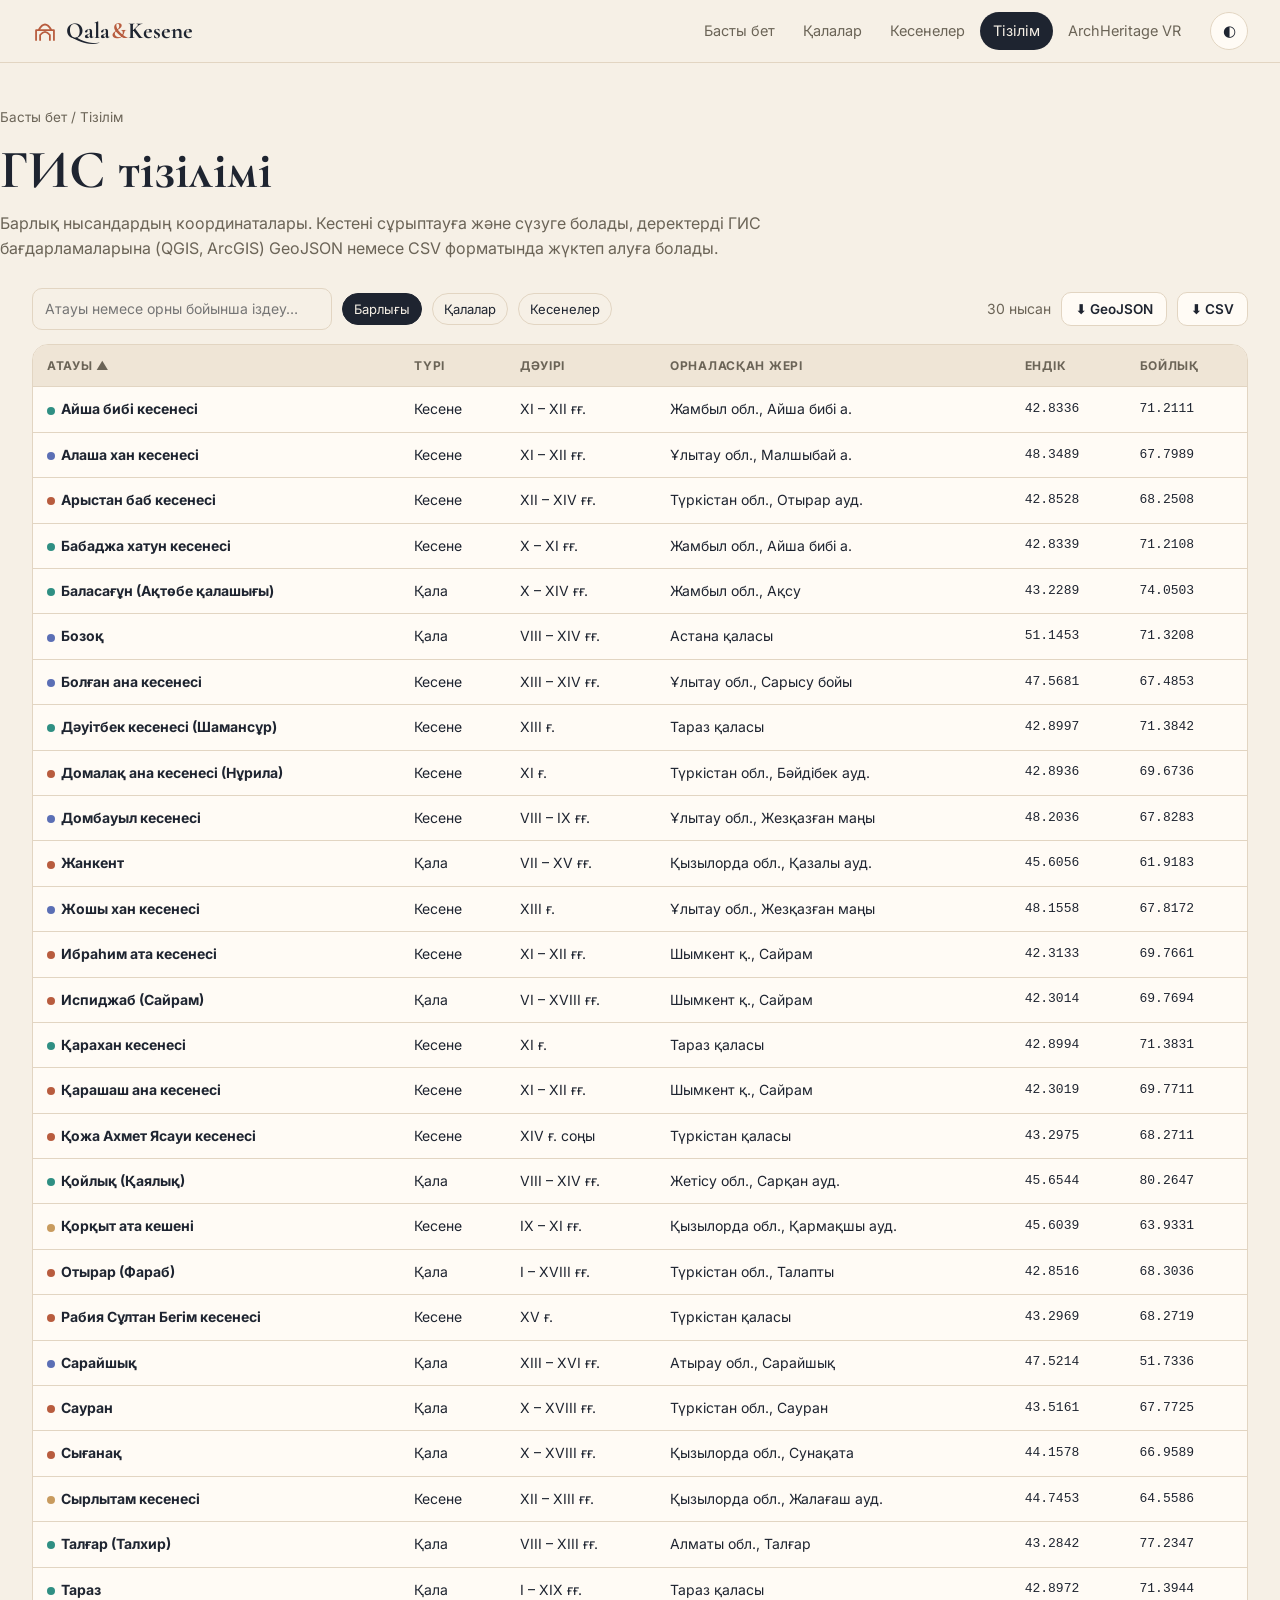
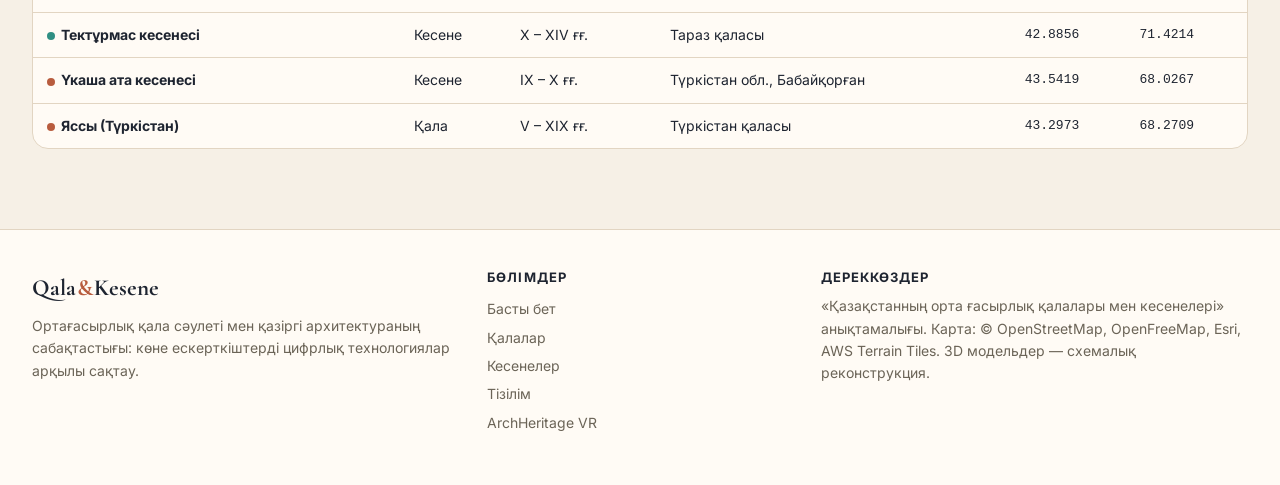
<file: registry.html>
<!DOCTYPE html>
<html lang="kk">
<head>
<meta charset="UTF-8">
<meta name="viewport" content="width=device-width, initial-scale=1.0">
<title>ГИС тізілімі · Qala&Kesene</title>
<meta name="description" content="Қалалар мен кесенелердің координаталар тізілімі, GeoJSON және CSV экспорты">
<link rel="preconnect" href="https://fonts.googleapis.com">
<link rel="preconnect" href="https://fonts.gstatic.com" crossorigin>
<link href="https://fonts.googleapis.com/css2?family=Inter:wght@400;500;600;700&family=Cormorant+Garamond:wght@500;600;700&display=swap" rel="stylesheet">
<link rel="stylesheet" href="css/main.css">
<script type="importmap">{"imports":{"three":"https://unpkg.com/three@0.160.0/build/three.module.js","three/addons/":"https://unpkg.com/three@0.160.0/examples/jsm/"}}</script>
</head>
<body data-page="registry">
<main>
  <div class="wrap page-head">
    <div class="crumbs"><a href="index.html">Басты бет</a> / Тізілім</div>
    <h1>ГИС тізілімі</h1>
    <p>Барлық нысандардың координаталары. Кестені сұрыптауға және сүзуге болады, деректерді ГИС бағдарламаларына (QGIS, ArcGIS) GeoJSON немесе CSV форматында жүктеп алуға болады.</p>
  </div>
  <div class="wrap" style="padding-bottom:80px">
    <div class="toolbar">
      <input class="input" type="search" id="q" placeholder="Атауы немесе орны бойынша іздеу…" aria-label="Іздеу">
      <button class="chip on" data-kind="all">Барлығы</button>
      <button class="chip" data-kind="city">Қалалар</button>
      <button class="chip" data-kind="mausoleum">Кесенелер</button>
      <span class="sp"></span>
      <span class="count" id="count"></span>
      <button class="btn ghost sm" id="geojson">⬇ GeoJSON</button>
      <button class="btn ghost sm" id="csv">⬇ CSV</button>
    </div>
    <div class="tbl-wrap"><table><thead><tr>
      <th data-k="name">Атауы</th><th data-k="kind">Түрі</th><th data-k="s">Дәуірі</th><th data-k="loc">Орналасқан жері</th><th data-k="lat">Ендік</th><th data-k="lon">Бойлық</th>
    </tr></thead><tbody id="tbody"></tbody></table></div>
  </div>
</main>
<script type="module" src="js/pages/registry.js"></script>
</body>
</html>
</file>
<file: css/main.css>
/* ============ Токендер ============ */
:root{
  --bg:#F6F0E6; --surface:#FFFBF5; --surface-2:#EFE5D6; --ink:#1E2430; --muted:#6B6457;
  --line:#E2D5C2; --terra:#B85C3E; --gold:#C89B5E; --cyan:#1AA6C4;
  --night:#0B1726; --night-2:#132840;
  --shadow:0 10px 30px rgba(60,40,20,.10);
  --radius:20px;
}
@media (prefers-color-scheme: dark){
  :root:not([data-theme="light"]){
    --bg:#12161D; --surface:#1A2029; --surface-2:#222A35; --ink:#ECE6DC; --muted:#A49C8F;
    --line:#2E3744; --terra:#E0876A; --gold:#D8B27A; --cyan:#4CC6E0; --shadow:0 10px 30px rgba(0,0,0,.35);
  }
}
:root[data-theme="dark"]{
  --bg:#12161D; --surface:#1A2029; --surface-2:#222A35; --ink:#ECE6DC; --muted:#A49C8F;
  --line:#2E3744; --terra:#E0876A; --gold:#D8B27A; --cyan:#4CC6E0; --shadow:0 10px 30px rgba(0,0,0,.35);
}

/* ============ База ============ */
*{box-sizing:border-box}
html{scroll-behavior:smooth}
body{margin:0;background:var(--bg);color:var(--ink);font-family:Inter,system-ui,sans-serif;line-height:1.6;font-size:16px;overflow-x:hidden;display:flex;flex-direction:column;min-height:100vh}
main{flex:1}
h1,h2,h3,h4{font-family:"Cormorant Garamond",Georgia,serif;line-height:1.15;margin:0}
a{color:inherit}
img{max-width:100%}
.wrap{max-width:1280px;margin:0 auto;padding:0 16px}
@media(min-width:768px){.wrap{padding:0 32px}}
.muted{color:var(--muted)}

/* ============ Header ============ */
.site-header{position:sticky;top:0;z-index:60;background:color-mix(in srgb,var(--bg) 86%,transparent);backdrop-filter:blur(12px);border-bottom:1px solid var(--line)}
.bar{display:flex;align-items:center;gap:16px;height:62px}
.brand{display:flex;align-items:center;gap:8px;text-decoration:none;font-family:"Cormorant Garamond",serif;font-weight:700;font-size:23px;white-space:nowrap;color:var(--ink)}
.brand b{color:var(--terra);font-weight:700;margin:0 1px}
.brand svg{color:var(--terra)}
.links{display:flex;gap:2px;margin-left:auto}
.links a{text-decoration:none;font-size:14.5px;padding:7px 13px;border-radius:999px;color:var(--muted);white-space:nowrap}
.links a:hover{background:var(--surface-2);color:var(--ink)}
.links a[aria-current="page"]{background:var(--ink);color:var(--bg)}
.bar-actions{display:flex;gap:6px}
.icon-btn{border:1px solid var(--line);background:var(--surface);color:var(--ink);border-radius:999px;width:38px;height:38px;cursor:pointer;font-size:15px}
.menu-btn{display:none}
@media(max-width:860px){
  .menu-btn{display:block}
  .bar-actions{margin-left:auto}
  .links{display:none;position:absolute;top:62px;left:0;right:0;flex-direction:column;background:var(--bg);border-bottom:1px solid var(--line);padding:8px 16px 16px;margin:0}
  .links.open{display:flex}
  .links a{padding:11px 14px}
}

/* ============ Кнопкалар, чиптер ============ */
.btn{display:inline-flex;align-items:center;gap:8px;padding:12px 20px;border-radius:12px;font-weight:600;font-size:15px;text-decoration:none;border:1px solid transparent;cursor:pointer;font-family:inherit;transition:transform .15s}
.btn:hover{transform:translateY(-1px)}
.btn.primary{background:var(--terra);color:#fff}
.btn.ghost{border-color:var(--line);background:var(--surface);color:var(--ink)}
.btn.light{background:rgba(255,255,255,.1);color:#fff;border-color:rgba(255,255,255,.25)}
.btn.sm{padding:8px 13px;font-size:13.5px;border-radius:10px}
.chip{font:inherit;font-size:13px;border:1px solid var(--line);background:var(--bg);color:var(--ink);border-radius:999px;padding:5px 11px;cursor:pointer;display:inline-flex;align-items:center;gap:6px}
.chip.on{background:var(--ink);color:var(--bg);border-color:var(--ink)}
.chip i{width:9px;height:9px;border-radius:50%;display:inline-block}
.tool{font:inherit;font-size:13px;font-weight:600;background:rgba(255,251,245,.94);color:#1E2430;border:1px solid rgba(0,0,0,.08);border-radius:10px;padding:7px 11px;cursor:pointer;box-shadow:0 2px 8px rgba(0,0,0,.12)}
.tool.on{background:#0F2942;color:#fff}
.tool:disabled{opacity:.4;cursor:not-allowed}
.badge{display:inline-block;font-size:12px;font-weight:600;border-radius:999px;padding:3px 10px;color:#fff}
.badge.outline{background:transparent;border:1px solid var(--line);color:var(--muted)}

/* ============ Секциялар ============ */
section{padding:80px 0}
section.alt{background:var(--surface-2)}
.sec-head{margin-bottom:32px;max-width:800px}
.eyebrow{font-size:13px;letter-spacing:.12em;text-transform:uppercase;color:var(--terra);font-weight:600}
.sec-head h2{font-size:clamp(30px,4vw,48px);margin:8px 0 12px}
.sec-head p{color:var(--muted);margin:0}

/* ============ Hero (басты бет) ============ */
.hero{position:relative;background:radial-gradient(ellipse at 70% 40%,var(--night-2),var(--night) 70%);color:#F4EEE4;overflow:hidden}
.hero-grid{display:grid;grid-template-columns:1.05fr 1fr;align-items:center;min-height:calc(100vh - 62px);max-height:820px;gap:24px}
@media(max-width:960px){.hero-grid{grid-template-columns:1fr;min-height:auto;max-height:none;padding-top:48px}}
.hero h1{font-size:clamp(36px,5vw,66px);font-weight:700}
.hero h1 em{font-style:normal;color:#E9A07F}
.hero .lead{font-size:18px;color:#C9C2B6;max-width:620px;margin:22px 0 30px}
.hero .eyebrow{color:#7FD6E8}
.hero-3d{position:relative;height:min(620px,70vh);min-height:380px}
.hero-3d{border-radius:28px;overflow:hidden;box-shadow:0 30px 80px rgba(0,0,0,.45)}
.hero-3d.viewer:not(.dark){background:linear-gradient(180deg,#F6D8A8 0%,#EEC48E 52%,#D9B27F 100%)}
.hero-3d canvas{display:block}
.hero-tag{position:absolute;left:14px;bottom:14px;font-size:13px;font-weight:600;color:#fff;background:rgba(11,23,38,.72);padding:8px 12px;border-radius:10px;text-decoration:none;z-index:2}
.hero-tag:hover{background:#B85C3E}
.hero-stats{display:grid;grid-template-columns:repeat(4,1fr);gap:10px;margin-top:40px;max-width:640px}
.hero-stats div{border-left:2px solid rgba(233,160,127,.6);padding:2px 0 2px 12px}
.hero-stats b{display:block;font-family:"Cormorant Garamond",serif;font-size:32px;line-height:1;color:#fff}
.hero-stats span{font-size:12.5px;color:#9FB3C8}
@media(max-width:560px){.hero-stats{grid-template-columns:repeat(2,1fr)}}

/* ============ Карточкалар ============ */
.grid{display:grid;gap:16px}
.g2{grid-template-columns:repeat(auto-fit,minmax(320px,1fr))}
.g3{grid-template-columns:repeat(auto-fit,minmax(280px,1fr))}
.card{background:var(--surface);border:1px solid var(--line);border-radius:var(--radius);padding:22px;box-shadow:var(--shadow)}
.card h3{font-size:24px;margin-bottom:6px}
.card p{margin:0;color:var(--muted);font-size:15px}
.pair .row{display:flex;align-items:center;gap:8px;margin-bottom:10px;flex-wrap:wrap}
.tag{font-size:12px;font-weight:600;padding:3px 10px;border-radius:999px}
.tag.old{background:color-mix(in srgb,var(--terra) 16%,transparent);color:var(--terra)}
.tag.new{background:color-mix(in srgb,var(--cyan) 16%,transparent);color:var(--cyan)}

.portal-card{position:relative;display:flex;flex-direction:column;justify-content:flex-end;min-height:340px;border-radius:24px;overflow:hidden;text-decoration:none;color:#fff;padding:28px;box-shadow:var(--shadow);isolation:isolate}
.portal-card canvas,.portal-card .bg{position:absolute;inset:0;z-index:-1}
.portal-card .bg{background:linear-gradient(160deg,#C47A55,#5E2E1C)}
.portal-card.blue .bg{background:linear-gradient(160deg,#1B4466,#081828)}
.portal-card::after{content:"";position:absolute;inset:0;background:linear-gradient(0deg,rgba(0,0,0,.55),transparent 60%);z-index:-1}
.portal-card h3{font-size:36px}
.portal-card p{margin:6px 0 14px;opacity:.9;max-width:440px}
.portal-card .go{font-weight:600}

/* ============ Цифрлық тізбек ============ */
.chain{display:grid;grid-template-columns:repeat(4,1fr);gap:16px}
@media(max-width:1000px){.chain{grid-template-columns:repeat(2,1fr)}}
@media(max-width:560px){.chain{grid-template-columns:1fr}}
.step{position:relative;border-radius:18px;padding:22px;color:#fff;min-height:250px;display:flex;flex-direction:column;overflow:hidden}
.step:nth-child(1){background:linear-gradient(150deg,#C47A55,#8E4A2F)}
.step:nth-child(2){background:linear-gradient(150deg,#6A5A7A,#30405E)}
.step:nth-child(3){background:linear-gradient(150deg,#1B4466,#0B2238)}
.step:nth-child(4){background:linear-gradient(150deg,#1AA6C4,#0E5C80)}
a.step{text-decoration:none;transition:transform .2s}
a.step:hover{transform:translateY(-3px)}
.step .go{margin-top:auto;padding-top:14px;font-weight:600;font-size:14px}
a.mod{display:block;text-decoration:none;color:inherit;transition:border-color .2s}
a.mod:hover{border-color:var(--cyan)}
.step .n{font-family:"Cormorant Garamond",serif;font-size:56px;line-height:1;opacity:.35}
.step h3{font-size:26px;margin:6px 0 10px}
.step p{font-size:14.5px;margin:0;opacity:.92}

/* ============ 3D көрермен ============ */
.viewer{position:relative;background:radial-gradient(ellipse at 50% 30%,#FBEFD9,#E3CBA4);overflow:hidden;transition:background .4s}
.viewer.dark{background:radial-gradient(ellipse at 50% 30%,#14395A,#06121F)}
.viewer canvas{display:block;width:100%!important;height:100%!important;cursor:grab;touch-action:none}
.viewer canvas:active{cursor:grabbing}
.viewer-tools{position:absolute;top:12px;left:12px;right:12px;display:flex;gap:6px;flex-wrap:wrap;z-index:2;pointer-events:none}
.viewer-tools>*{pointer-events:auto}
.viewer-tools .sp{flex:1}
.viewer-stats{position:absolute;right:12px;bottom:12px;font:600 12px ui-monospace,monospace;color:#fff;background:rgba(8,24,40,.75);padding:6px 10px;border-radius:8px;z-index:2}
.viewer-note{position:absolute;left:12px;bottom:12px;font-size:11.5px;color:#1E2430;background:rgba(255,251,245,.85);padding:5px 9px;border-radius:8px;z-index:2;max-width:60%}
.viewer.dark .viewer-note{background:rgba(8,24,40,.7);color:#CFE6F3}
.scan{position:absolute;left:12px;top:56px;width:240px;height:4px;background:rgba(255,255,255,.15);border-radius:4px;z-index:2;display:none}
.scan i{display:block;height:100%;width:0;background:#48CAE4;border-radius:4px}
.viewer-err{position:absolute;inset:0;display:flex;align-items:center;justify-content:center;text-align:center;padding:24px;color:#6B6457}
.loading{position:absolute;inset:0;display:flex;align-items:center;justify-content:center;color:#6B6457;font-size:14px}

/* ============ Концепт (morph) ============ */
.concept{display:grid;grid-template-columns:1.3fr 1fr;gap:24px;align-items:start}
@media(max-width:960px){.concept{grid-template-columns:1fr}}
.morph-box{background:var(--surface);border:1px solid var(--line);border-radius:var(--radius);overflow:hidden;box-shadow:var(--shadow)}
.morph-box .viewer{height:440px}
.morph-ctrl{padding:14px 18px}
.morph-ctrl input{width:100%;accent-color:var(--terra)}
.morph-labels{display:flex;justify-content:space-between;font-size:13px;color:var(--muted)}
.mods{display:flex;flex-direction:column;gap:12px}
.mod{background:var(--surface);border:1px solid var(--line);border-radius:16px;padding:18px}
.mod small{color:var(--cyan);font-weight:600;font-size:12px;text-transform:uppercase;letter-spacing:.08em}
.mod h3{font-size:22px;margin:2px 0 4px}
.mod p{margin:0;font-size:14.5px;color:var(--muted)}

/* ============ Карта беттері ============ */
.page-head{padding:44px 0 26px}
.page-head h1{font-size:clamp(32px,4.4vw,54px)}
.page-head p{color:var(--muted);max-width:820px;margin:10px 0 0}
.crumbs{font-size:13.5px;color:var(--muted);margin-bottom:10px}
.crumbs a{text-decoration:none}
.crumbs a:hover{color:var(--terra)}
.map-shell{display:grid;grid-template-columns:340px 1fr;background:var(--surface);border:1px solid var(--line);border-radius:var(--radius);overflow:hidden;box-shadow:var(--shadow)}
@media(max-width:900px){.map-shell{grid-template-columns:1fr}}
.side{display:flex;flex-direction:column;border-right:1px solid var(--line);height:680px;min-height:0}
@media(max-width:900px){.side{border-right:0;border-top:1px solid var(--line);height:440px;order:2}}
.filters{display:flex;flex-wrap:wrap;gap:6px;padding:14px;border-bottom:1px solid var(--line)}
.timeline{padding:12px 14px;border-bottom:1px solid var(--line)}
.tl-head{display:flex;justify-content:space-between;font-size:12px;text-transform:uppercase;letter-spacing:.06em;color:var(--muted);font-weight:600}
.tl-head b{color:var(--terra);text-transform:none;letter-spacing:0;font-size:13px}
.tl-row{display:flex;gap:10px;align-items:center;margin-top:8px}
.tl-row input{flex:1;accent-color:var(--terra)}
.tl-row .tool{box-shadow:none;border:1px solid var(--line);padding:4px 10px}
.search{padding:10px 14px}
.search input,.input{width:100%;font:inherit;font-size:14px;padding:9px 12px;border-radius:10px;border:1px solid var(--line);background:var(--bg);color:var(--ink)}
.list{overflow-y:auto;flex:1;padding:4px 8px 12px}
.list .grp{font-size:11px;letter-spacing:.08em;text-transform:uppercase;color:var(--muted);padding:12px 10px 4px;font-weight:600}
.item{display:block;width:100%;text-align:left;font:inherit;background:none;border:0;color:var(--ink);padding:10px;border-radius:12px;cursor:pointer;border-left:3px solid transparent}
.item:hover,.item.active{background:var(--surface-2)}
.item.active{border-left-color:var(--terra)}
.item b{display:block;font-size:15px}
.item small{color:var(--muted);font-size:12.5px}
.dot{display:inline-block;width:8px;height:8px;border-radius:50%;margin-right:6px;vertical-align:middle}
.map-wrap{position:relative;height:680px}
@media(max-width:900px){.map-wrap{height:500px}}
.map{position:absolute;inset:0}
.map-tools{position:absolute;top:12px;left:12px;display:flex;gap:6px;flex-wrap:wrap;z-index:5;max-width:calc(100% - 70px)}
.legend{position:absolute;left:12px;bottom:12px;background:rgba(255,251,245,.94);color:#1E2430;border-radius:12px;padding:10px 12px;font-size:12px;z-index:5;box-shadow:0 2px 8px rgba(0,0,0,.12);max-width:250px}
.legend div{display:flex;align-items:center;gap:7px}
.legend i{width:10px;height:10px;border-radius:3px;display:inline-block}
.map-err{position:absolute;inset:0;display:none;align-items:center;justify-content:center;text-align:center;padding:24px;color:var(--muted);background:var(--surface-2);z-index:4}
.mk{display:flex;align-items:center;gap:6px;cursor:pointer}
.mk .pin{width:14px;height:14px;border-radius:50%;border:2.5px solid #fff;box-shadow:0 0 0 2px rgba(0,0,0,.25),0 3px 8px rgba(0,0,0,.35);transition:transform .2s}
.mk .lbl{font:600 12px Inter,sans-serif;color:#1E2430;background:rgba(255,251,245,.92);padding:2px 7px;border-radius:6px;white-space:nowrap;box-shadow:0 1px 4px rgba(0,0,0,.2)}
.mk:hover .pin,.mk.hl .pin{transform:scale(1.5)}
.mk.dim{opacity:.12;pointer-events:none}
.maplibregl-popup-content{border-radius:14px!important;padding:16px 18px!important;font-family:Inter,sans-serif;color:#1E2430}
.pop h4{margin:0 0 4px;font-size:22px}
.pop p{margin:6px 0 8px;font-size:13.5px;line-height:1.5}
.pop .loc{font-size:12px;color:#6B6457}
.pop .acts{display:flex;gap:6px;margin-top:10px;flex-wrap:wrap}
.pop .acts a,.pop .acts button{font:600 12.5px Inter,sans-serif;border:0;border-radius:8px;padding:7px 10px;cursor:pointer;text-decoration:none}
.pop .acts a{background:#B85C3E;color:#fff}
.pop .acts button{background:#EFE5D6;color:#1E2430}

/* хронология */
.chrono{margin-top:24px}
.ch-axis,.ch-row{display:grid;grid-template-columns:150px 1fr;gap:12px;align-items:center}
.ch-row{padding:4px 0;font-size:14px;cursor:pointer;border-radius:8px}
.ch-row:hover{background:var(--surface-2)}
.ch-track{position:relative;height:18px;background:var(--surface-2);border-radius:6px}
.ch-bar{position:absolute;top:0;bottom:0;border-radius:6px}
.ch-ticks{position:relative;height:18px;font-size:11px;color:var(--muted)}
.ch-ticks span{position:absolute;transform:translateX(-50%)}
@media(max-width:600px){.ch-axis,.ch-row{grid-template-columns:96px 1fr}.ch-row{font-size:12.5px}}

/* ============ Нысан беті ============ */
.obj-grid{display:grid;grid-template-columns:1fr 380px;gap:24px;align-items:start}
@media(max-width:1000px){.obj-grid{grid-template-columns:1fr}}
.obj-viewer{border-radius:var(--radius);border:1px solid var(--line);box-shadow:var(--shadow);overflow:hidden}
.obj-viewer .viewer{height:600px}
@media(max-width:700px){.obj-viewer .viewer{height:440px}}
.mode-info{padding:16px 20px;background:var(--surface);border-top:1px solid var(--line);font-size:14.5px;color:var(--muted)}
.mode-info b{color:var(--ink)}
.facts{list-style:none;margin:0;padding:0}
.facts li{display:flex;justify-content:space-between;gap:12px;padding:10px 0;border-bottom:1px solid var(--line);font-size:14.5px}
.facts li span{color:var(--muted)}
.facts li b{text-align:right;font-weight:600}
.mini-map{height:240px;border-radius:14px;overflow:hidden;margin-top:14px;position:relative}
.plan{counter-reset:p;list-style:none;padding:0;margin:0;display:grid;gap:10px}
.plan li{counter-increment:p;position:relative;padding:14px 16px 14px 56px;background:var(--surface);border:1px solid var(--line);border-radius:14px}
.plan li::before{content:counter(p,decimal-leading-zero);position:absolute;left:16px;top:13px;font-family:"Cormorant Garamond",serif;font-size:26px;color:var(--terra);line-height:1}
.plan b{display:block}
.plan span{font-size:14px;color:var(--muted)}
.near{display:grid;grid-template-columns:repeat(auto-fit,minmax(220px,1fr));gap:12px}
.near a{display:block;text-decoration:none;padding:16px;border-radius:14px;background:var(--surface);border:1px solid var(--line)}
.near a:hover{border-color:var(--terra)}
.near small{color:var(--muted)}
.pager{display:flex;justify-content:space-between;gap:12px;margin-top:28px;flex-wrap:wrap}

/* ============ Тізілім ============ */
.toolbar{display:flex;gap:10px;flex-wrap:wrap;align-items:center;margin-bottom:14px}
.toolbar .input{max-width:300px}
.toolbar .sp{flex:1}
.tbl-wrap{overflow-x:auto;background:var(--surface);border:1px solid var(--line);border-radius:16px}
table{width:100%;border-collapse:collapse;font-size:14px;min-width:760px}
th,td{padding:11px 14px;text-align:left;border-bottom:1px solid var(--line)}
th{font-size:12px;text-transform:uppercase;letter-spacing:.06em;color:var(--muted);background:var(--surface-2);cursor:pointer;user-select:none;white-space:nowrap}
th[data-dir="asc"]::after{content:" ▲"}
th[data-dir="desc"]::after{content:" ▼"}
td.mono{font-family:ui-monospace,monospace;font-size:13px;font-variant-numeric:tabular-nums}
tr:last-child td{border-bottom:0}
tbody tr{cursor:pointer}
tbody tr:hover{background:var(--surface-2)}
.count{font-size:14px;color:var(--muted)}

/* ============ Галерея ============ */
.gallery figure{margin:0;background:var(--surface);border:1px solid var(--line);border-radius:18px;overflow:hidden;box-shadow:var(--shadow);cursor:zoom-in}
.gallery img{display:block;width:100%;aspect-ratio:16/9;object-fit:cover;transition:transform .4s}
.gallery figure:hover img{transform:scale(1.03)}
.gallery figcaption{padding:12px 16px;font-weight:600;font-size:14px}
dialog.lightbox{border:0;padding:0;background:transparent;max-width:min(1100px,94vw)}
dialog.lightbox::backdrop{background:rgba(5,10,18,.85)}
dialog.lightbox img{display:block;width:100%;border-radius:12px}

/* ============ Footer ============ */
.site-footer{border-top:1px solid var(--line);padding:40px 0 48px;color:var(--muted);font-size:14px;background:var(--surface)}
.foot{display:grid;grid-template-columns:1.4fr 1fr 1.4fr;gap:28px}
@media(max-width:800px){.foot{grid-template-columns:1fr}}
.foot h4{font-family:Inter,sans-serif;font-size:13px;text-transform:uppercase;letter-spacing:.08em;color:var(--ink);margin-bottom:10px}
.foot a{display:block;text-decoration:none;padding:3px 0}
.foot a:hover{color:var(--terra)}
.foot p{margin:8px 0 0}

/* ============ ArchHeritage VR платформасы ============ */
.chain-steps{display:grid;grid-template-columns:repeat(6,1fr);gap:8px;margin-top:22px}
@media(max-width:900px){.chain-steps{grid-template-columns:repeat(3,1fr)}}
.cstep{font:inherit;text-align:left;border:1px solid var(--line);background:var(--surface);color:var(--ink);border-radius:14px;padding:10px 12px;cursor:pointer;position:relative}
.cstep small{display:block;font-size:11px;color:var(--muted);text-transform:uppercase;letter-spacing:.08em;font-weight:600}
.cstep b{font-size:14px}
.cstep.on{border-color:var(--cyan);box-shadow:0 0 0 3px color-mix(in srgb,var(--cyan) 20%,transparent)}
.device{background:#10151d;border-radius:34px;padding:14px;box-shadow:0 30px 80px rgba(0,0,0,.35);margin-bottom:60px}
.app{display:grid;grid-template-columns:76px 1fr 360px;background:#F3F5F8;border-radius:24px;overflow:hidden;height:min(760px,calc(100vh - 120px));min-height:600px;color:#1E2430}
@media(max-width:1100px){.app{grid-template-columns:64px 1fr;height:auto}.app .panel{grid-column:1/-1;border-left:0;border-top:1px solid #E1E6EE;max-height:none}}
@media(max-width:640px){.app{grid-template-columns:1fr}.rail{flex-direction:row!important;overflow-x:auto;border-right:0!important;border-bottom:1px solid #E1E6EE}.device{padding:6px;border-radius:20px}}
.rail{display:flex;flex-direction:column;gap:6px;padding:12px 8px;background:#fff;border-right:1px solid #E1E6EE}
.rail button{font:inherit;border:0;background:none;border-radius:14px;padding:9px 4px;cursor:pointer;color:#5B6576;display:flex;flex-direction:column;align-items:center;gap:4px;font-size:10.5px;font-weight:600;min-width:58px}
.rail button svg{width:22px;height:22px}
.rail button:hover{background:#EEF2F7}
.rail button.on{background:#0F2942;color:#fff}
.stage{position:relative;display:flex;flex-direction:column;min-width:0}
.topbar{display:flex;align-items:center;gap:10px;padding:10px 14px;background:#fff;border-bottom:1px solid #E1E6EE;flex-wrap:wrap}
.topbar .logo{font-family:"Cormorant Garamond",serif;font-weight:700;font-size:20px;color:#B85C3E}
.topbar .logo i{font-style:normal;color:#0F2942}
.topbar select{font:inherit;font-size:13.5px;padding:7px 10px;border-radius:10px;border:1px solid #D8DEE8;background:#F7F9FB;color:#1E2430;margin-left:auto;max-width:260px}
.seg{display:inline-flex;background:#EEF2F7;border-radius:999px;padding:3px}
.seg button{font:inherit;font-size:12.5px;font-weight:600;border:0;background:none;border-radius:999px;padding:5px 12px;cursor:pointer;color:#5B6576}
.seg button.on{background:#0F2942;color:#fff}
.stage-3d{flex:1;min-height:420px;position:relative}
.stage-3d.viewer:not(.dark){background:radial-gradient(ellipse at 50% 35%,#FFFFFF,#E6EBF2 75%)}
.hud{position:absolute;inset:0;pointer-events:none;z-index:3;overflow:hidden}
.hot{position:absolute;transform:translate(-50%,-100%);background:rgba(255,255,255,.95);color:#1E2430;border-radius:10px;padding:5px 9px;font:600 11.5px Inter,sans-serif;white-space:nowrap;box-shadow:0 4px 14px rgba(0,0,0,.18);border-left:3px solid #1AA6C4}
.hot b{font-size:13px;font-variant-numeric:tabular-nums}
.hot.warn{border-left-color:#E0A030}.hot.alert{border-left-color:#D9473B;animation:pulse 1s infinite}
.hot::after{content:"";position:absolute;left:50%;bottom:-7px;width:2px;height:7px;background:#1AA6C4}
@keyframes pulse{50%{box-shadow:0 0 0 6px rgba(217,71,59,.25)}}
.gauges{position:absolute;top:12px;left:12px;display:flex;gap:10px;z-index:4;flex-wrap:wrap;max-width:calc(100% - 24px)}
.gauge{background:rgba(255,255,255,.95);border-radius:14px;padding:8px 10px 6px;text-align:center;box-shadow:0 4px 14px rgba(0,0,0,.12);min-width:104px}
.gauge svg{width:84px;height:48px;display:block;margin:0 auto}
.gauge b{display:block;font-size:17px;font-variant-numeric:tabular-nums;margin-top:-14px}
.gauge span{font-size:10.5px;color:#5B6576;font-weight:600}
.tl-bar{display:none;padding:12px 18px 14px;background:#fff;border-top:1px solid #E1E6EE}
.tl-bar.show{display:block}
.tl-bar .row{display:flex;align-items:center;gap:14px}
.tl-bar input{flex:1;accent-color:#B85C3E;height:6px}
.tl-bar .end{font-size:12px;font-weight:600;color:#5B6576;white-space:nowrap}
.tl-stops{position:relative;height:18px;margin:6px 70px 0;font-size:11px;color:#5B6576}
.tl-stops span{position:absolute;transform:translateX(-50%);white-space:nowrap;cursor:pointer}
.tl-stops span.on{color:#B85C3E;font-weight:700}
.panel{background:#fff;border-left:1px solid #E1E6EE;overflow-y:auto;padding:18px;max-height:100%}
.panel h3{font-size:26px;margin:2px 0 6px}
.panel .kicker{font-size:11px;letter-spacing:.1em;text-transform:uppercase;color:#1AA6C4;font-weight:700}
.panel p{font-size:14px;color:#5B6576;margin:0 0 12px}
.panel .btns{display:flex;gap:6px;flex-wrap:wrap;margin:10px 0}
.pbtn{font:inherit;font-size:13px;font-weight:600;border:1px solid #D8DEE8;background:#F7F9FB;color:#1E2430;border-radius:10px;padding:8px 12px;cursor:pointer}
.pbtn:hover{border-color:#1AA6C4}
.pbtn.on,.pbtn.primary{background:#0F2942;color:#fff;border-color:#0F2942}
.pbtn.danger{color:#C0392B}
.pbtn:disabled{opacity:.45;cursor:not-allowed}
.kv{list-style:none;margin:8px 0;padding:0;font-size:13.5px}
.kv li{display:flex;justify-content:space-between;gap:10px;padding:7px 0;border-bottom:1px solid #EEF1F5}
.kv li span{color:#5B6576}
.kv li b{text-align:right}
.meter{height:7px;background:#EEF1F5;border-radius:6px;overflow:hidden;margin-top:4px}
.meter i{display:block;height:100%;border-radius:6px}
.state{display:inline-block;font-size:11.5px;font-weight:700;padding:2px 8px;border-radius:999px}
.state.ok{background:#DDF3EE;color:#1E7A6E}.state.warn{background:#FCEFD6;color:#9A6512}.state.alert{background:#FBE0DD;color:#B33A2E}
.log{list-style:none;margin:8px 0 0;padding:0;font-size:12.5px;max-height:170px;overflow-y:auto}
.log li{padding:6px 0;border-bottom:1px solid #EEF1F5;display:flex;gap:8px}
.log time{font-family:ui-monospace,monospace;color:#8A93A3}
.spark{width:100%;height:46px;display:block;background:#F7F9FB;border-radius:8px}
.palette{display:grid;grid-template-columns:1fr 1fr;gap:8px;margin:10px 0}
.palette button{font:inherit;font-size:12.5px;font-weight:600;border:1px solid #D8DEE8;background:#F7F9FB;color:#1E2430;border-radius:12px;padding:10px 8px;cursor:pointer;text-align:left}
.palette button small{display:block;font-weight:500;color:#8A93A3;font-size:11px}
.palette button.on{border-color:#B85C3E;background:#FBEDE7}
.overlay2d{position:absolute;inset:0;z-index:6;background:#1b1612;display:none;flex-direction:column}
.overlay2d.show{display:flex}
.overlay2d canvas{flex:1;width:100%;min-height:0}
.overlay2d .bar{display:flex;gap:8px;align-items:center;padding:10px 12px;background:#0F1720;color:#CFE6F3;font-size:12.5px;flex-wrap:wrap}
.disclaimer{font-size:12px;color:#8A93A3;border-top:1px dashed #E1E6EE;padding-top:10px;margin-top:14px}
.stage-msg{position:absolute;left:50%;bottom:14px;transform:translateX(-50%);background:rgba(15,41,66,.9);color:#fff;font-size:13px;padding:7px 14px;border-radius:999px;z-index:5;pointer-events:none;display:none;white-space:nowrap}
.stage-msg.show{display:block}
</file>
